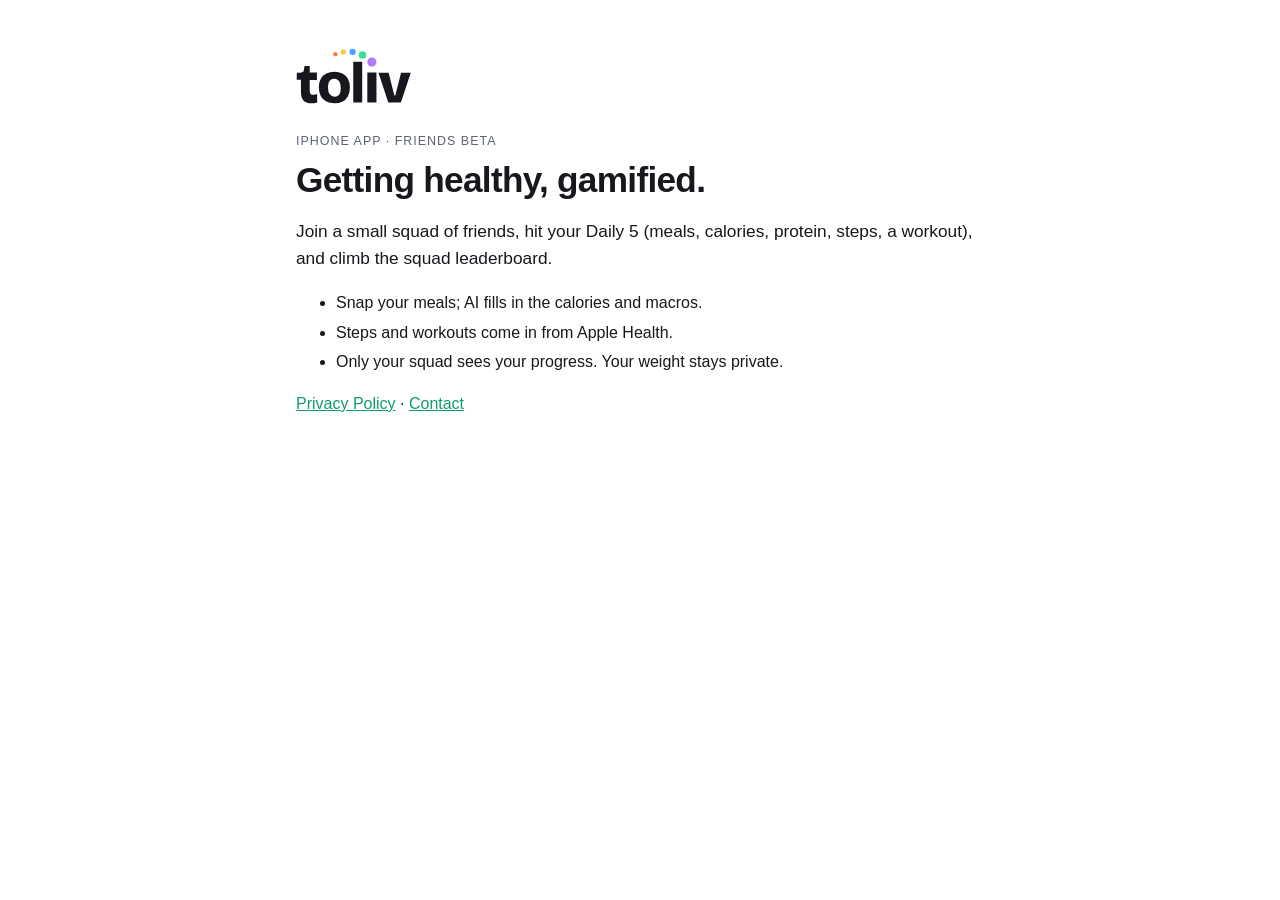
<file: index.html>
<!doctype html>
<html lang="en">
<head>
<meta charset="utf-8">
<meta name="viewport" content="width=device-width, initial-scale=1">
<title>toliv · Getting healthy, gamified.</title>
<link rel="icon" href="favicon.ico" sizes="any">
<link rel="icon" href="favicon.svg" type="image/svg+xml">
<link rel="apple-touch-icon" href="apple-touch-icon.png">
<link rel="stylesheet" href="style.css">
</head>
<body>
<main>
<svg class="logo" role="img" aria-label="toliv" xmlns="http://www.w3.org/2000/svg" viewBox="44.04 86.50 346.04 167.88"><path fill="currentColor" d="M89.56 252.21Q73.75 252.21 66.27 243.79500000000002Q58.79 235.38 58.79 216.85V181.66H46.04L46.55 160.41H55.730000000000004Q61.17 160.24 63.975 158.71Q66.78 157.18 67.46000000000001 152.93L69.67 140.35H85.14V160.24H106.73V182.51H85.14V215.66Q85.14 221.44 87.945 224.16Q90.75 226.88 96.53 226.88Q99.76 226.88 102.65 226.2Q105.54 225.52 107.41 224.32999999999998V249.66Q101.97 251.36 97.465 251.78500000000003Q92.96000000000001 252.21 89.56 252.21ZM158.92000000000002 252.38Q145.32 252.38 134.865 247.11Q124.41000000000001 241.84 118.46000000000001 231.3Q112.51 220.76 112.51 204.95Q112.51 189.14 118.46000000000001 178.685Q124.41000000000001 168.23 134.95000000000002 163.04500000000002Q145.49 157.86 159.09 157.86Q172.69 157.86 183.23000000000002 163.13Q193.77 168.39999999999998 199.72000000000003 178.855Q205.67000000000002 189.31 205.67000000000002 205.12Q205.67000000000002 221.27 199.55 231.81Q193.43 242.35 182.805 247.365Q172.18 252.38 158.92000000000002 252.38ZM159.77 232.49Q165.89000000000001 232.49 169.97000000000003 229.685Q174.05 226.88 176.09 221.1Q178.13 215.32 178.13 206.82Q178.13 197.81 175.92000000000002 191.605Q173.71 185.39999999999998 169.375 182.08499999999998Q165.04000000000002 178.76999999999998 158.24 178.76999999999998Q152.46 178.76999999999998 148.29500000000002 181.575Q144.13 184.38 142.09 190.16Q140.05 195.94 140.05 204.61Q140.05 218.55 145.235 225.52Q150.42000000000002 232.49 159.77 232.49ZM215.70000000000002 250.0V127.6H242.56000000000003V250.0ZM257.86 250.0V160.24H285.23V250.0ZM320.76 250.0 291.35 160.41H321.78000000000003L338.78000000000003 228.57999999999998H341.67L359.01 160.41H388.08000000000004L358.5 250.0Z"/><circle cx="162.19" cy="105.00" r="6.60" fill="#FF7A45"/><circle cx="186.01" cy="98.15" r="7.92" fill="#FFC53D"/><circle cx="213.70" cy="98.00" r="9.50" fill="#4DA3FF"/><circle cx="243.45" cy="107.31" r="11.40" fill="#3DDC97"/><circle cx="271.55" cy="128.76" r="13.69" fill="#B07CFF"/></svg>
<p class="eyebrow">iPhone app · friends beta</p>
<h1>Getting healthy, gamified.</h1>
<p class="lead">Join a small squad of friends, hit your Daily 5 (meals, calories, protein, steps, a workout), and climb the squad leaderboard.</p>
<ul>
<li>Snap your meals; AI fills in the calories and macros.</li>
<li>Steps and workouts come in from Apple Health.</li>
<li>Only your squad sees your progress. Your weight stays private.</li>
</ul>
<p><a href="privacy.html">Privacy Policy</a> · <a href="mailto:toliv.support@gmail.com">Contact</a></p>
</main>
</body>
</html>
</file>
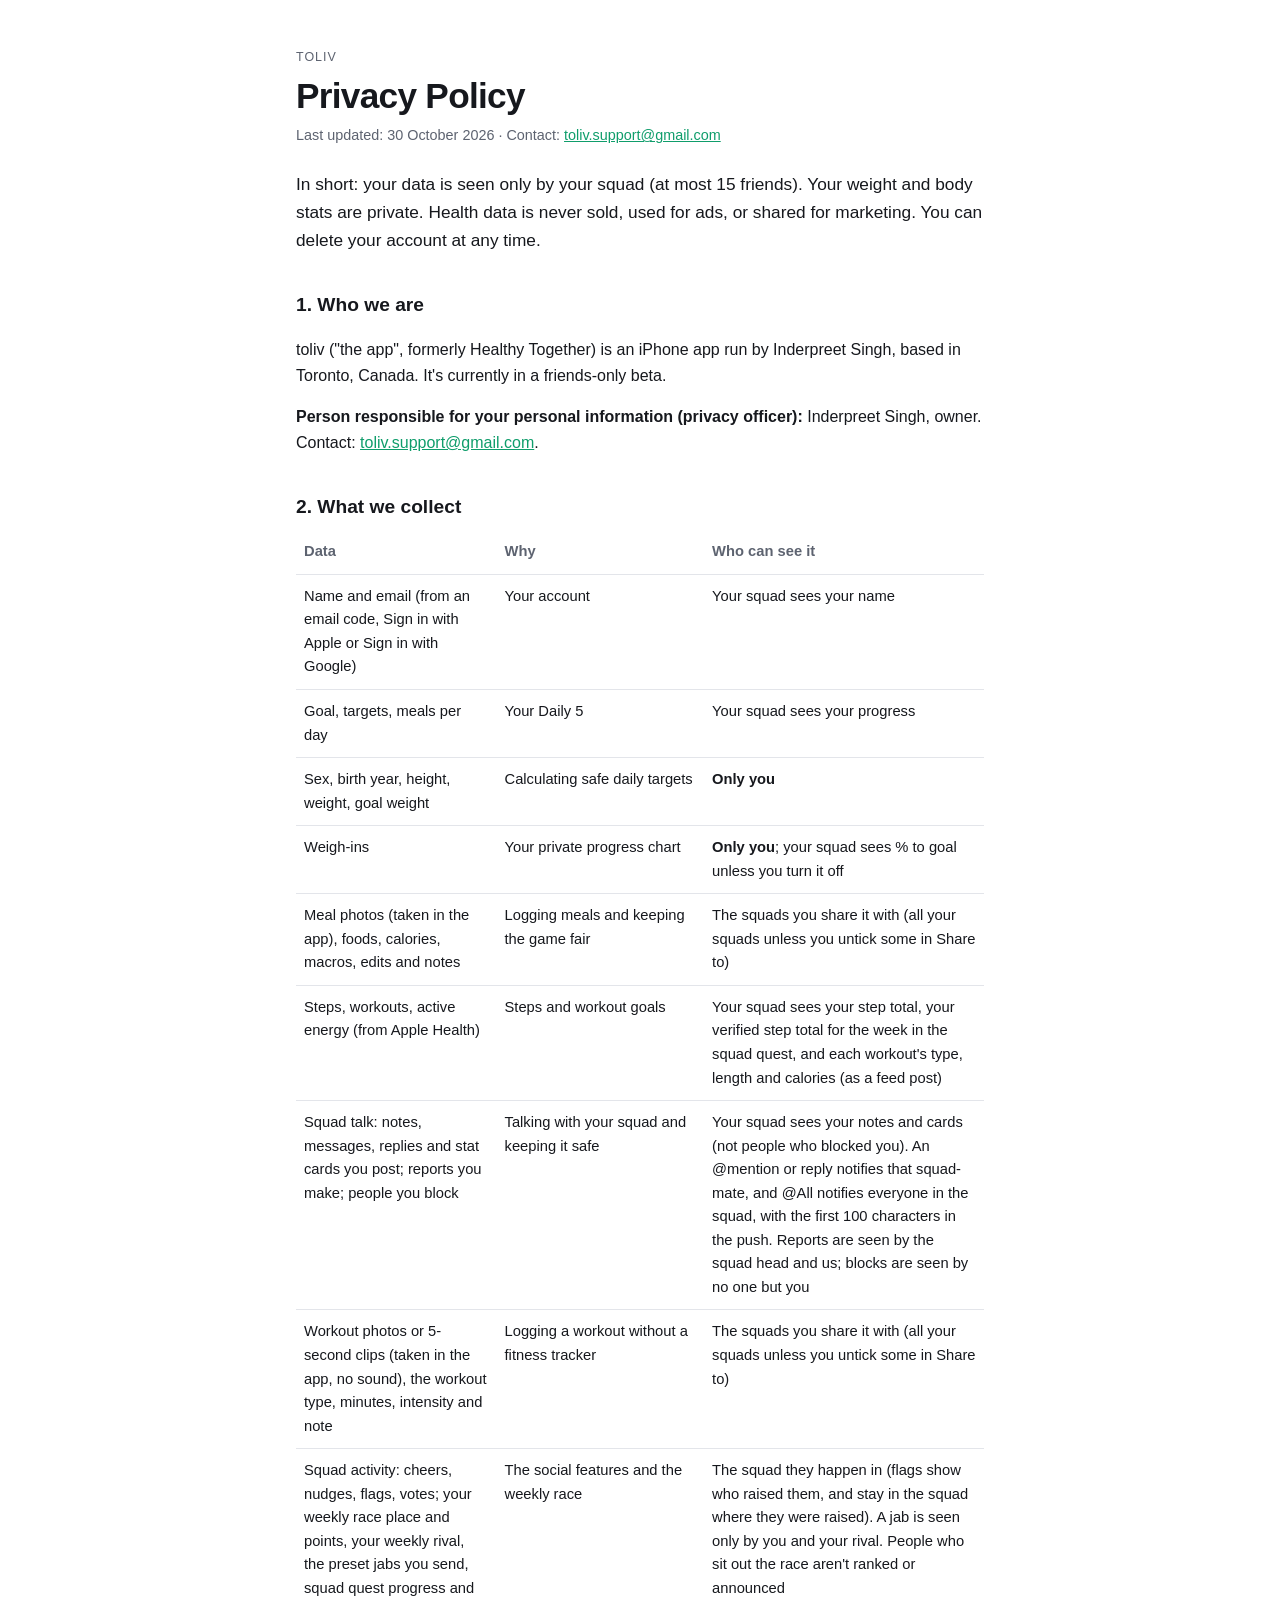
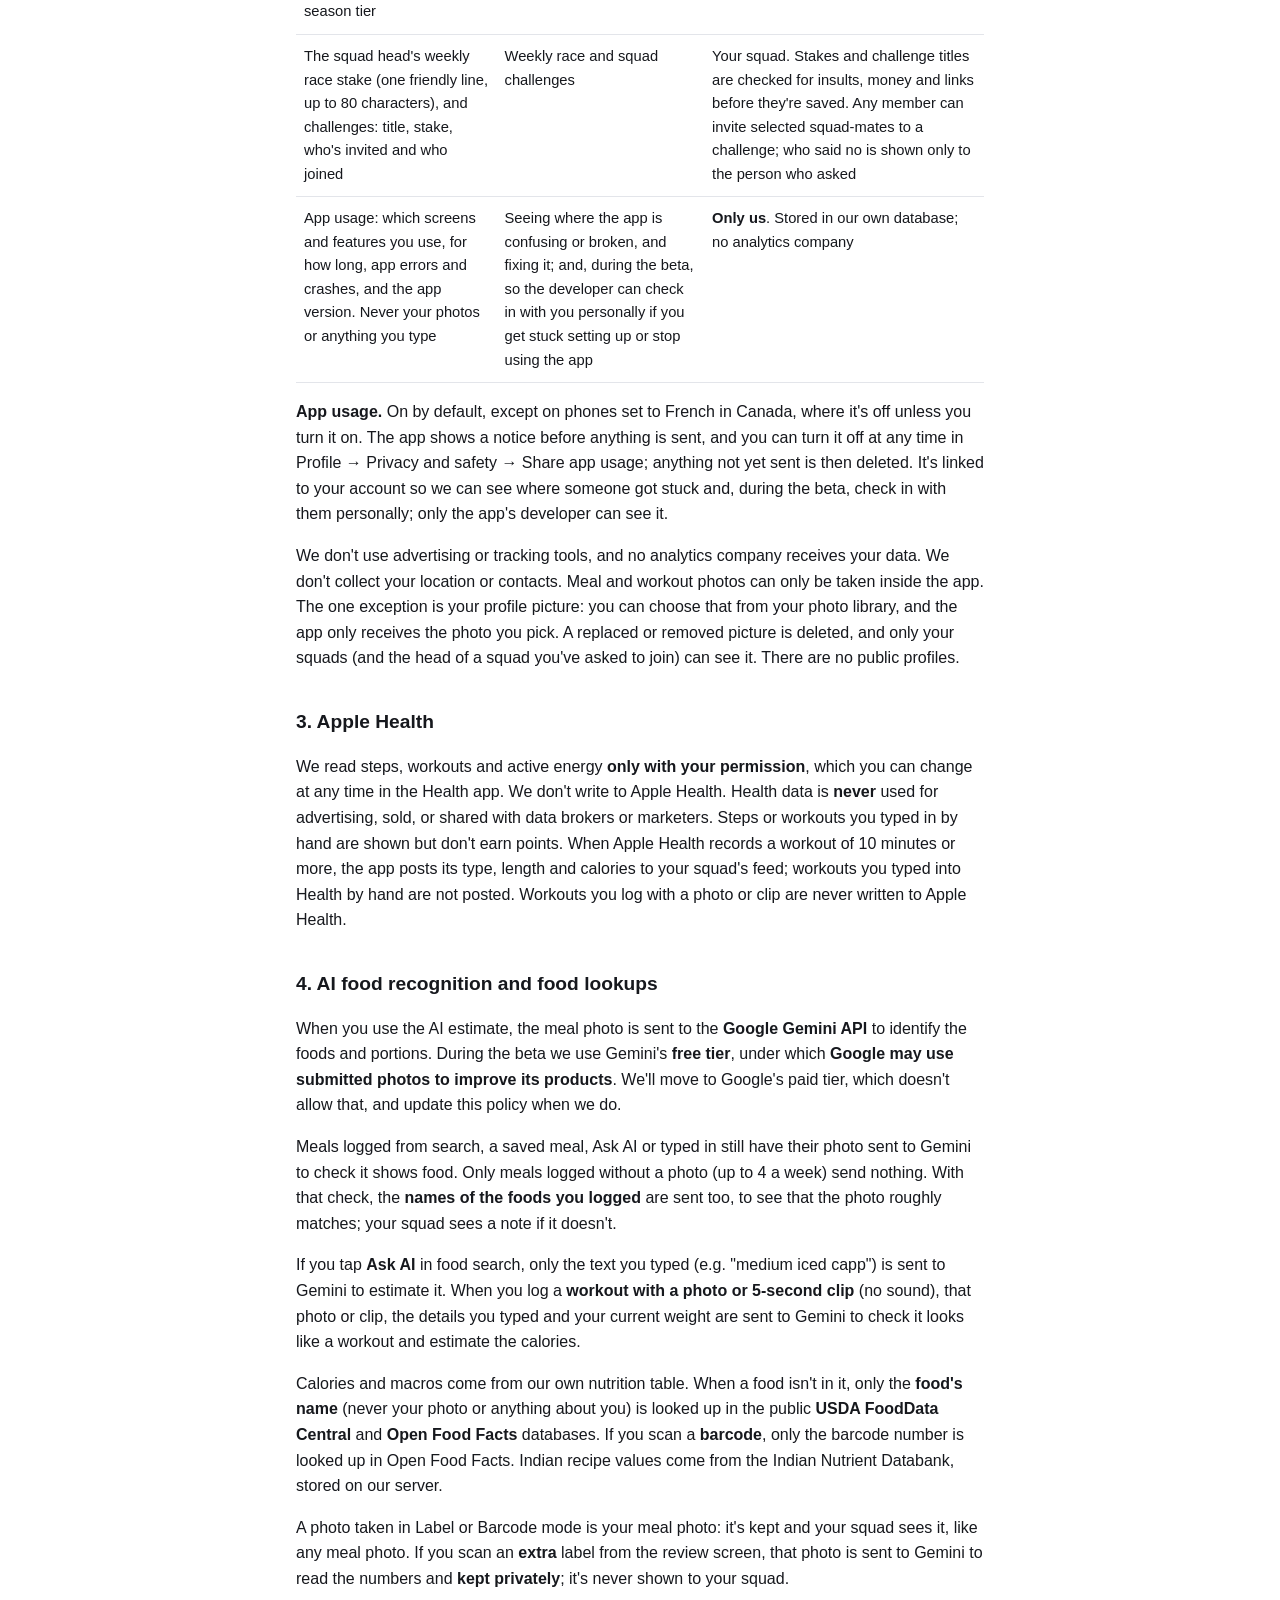
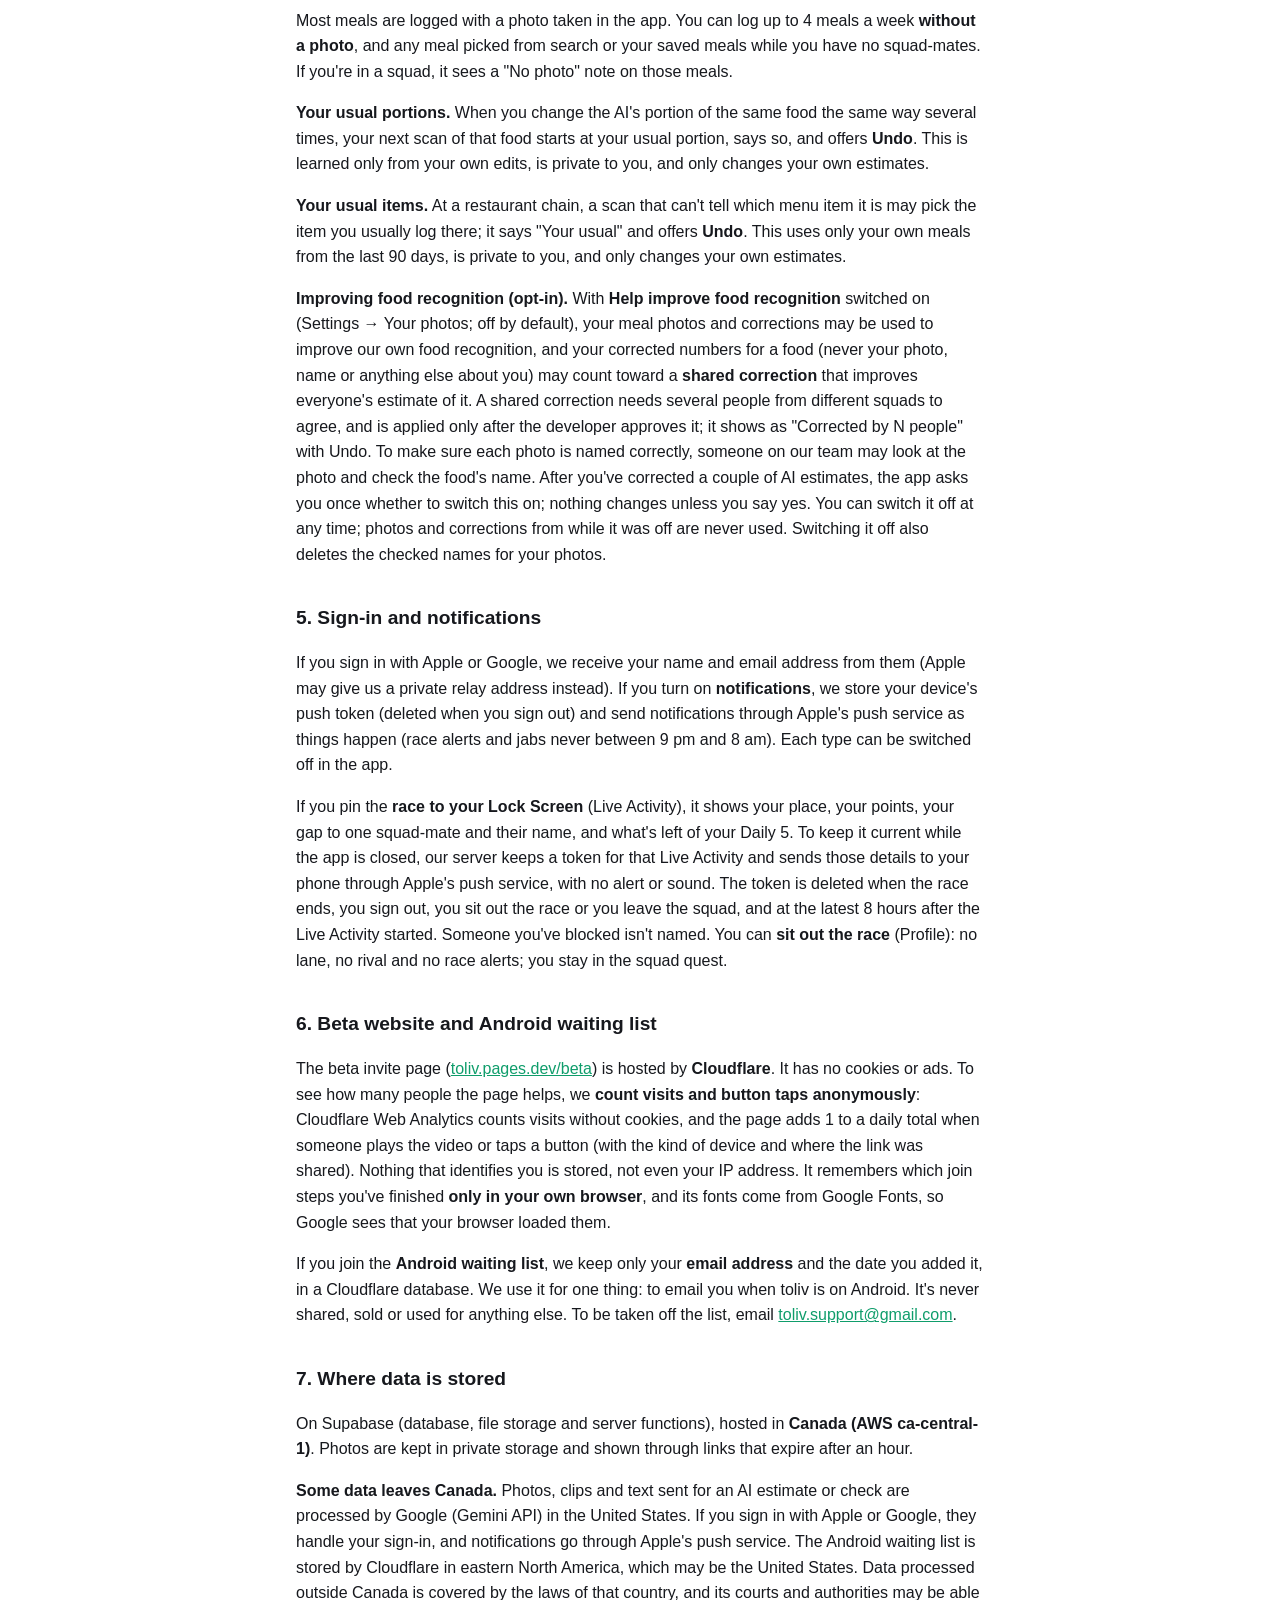
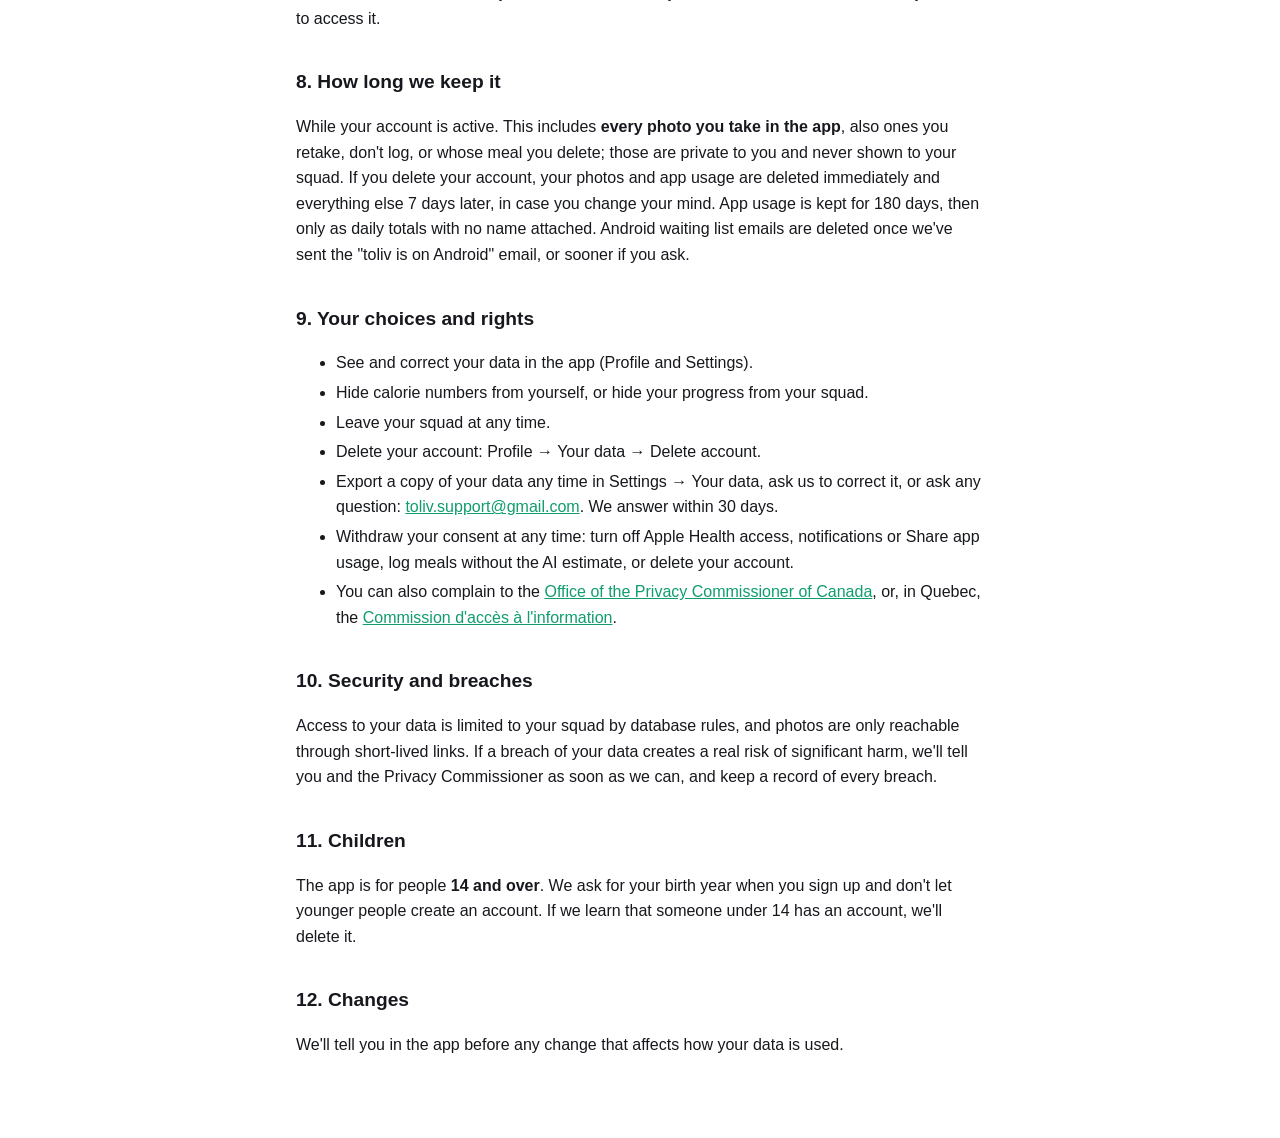
<file: privacy.html>
<!doctype html>
<html lang="en">
<head>
<meta charset="utf-8">
<meta name="viewport" content="width=device-width, initial-scale=1">
<title>Privacy Policy · toliv</title>
<link rel="icon" href="favicon.ico" sizes="any">
<link rel="icon" href="favicon.svg" type="image/svg+xml">
<link rel="apple-touch-icon" href="apple-touch-icon.png">
<link rel="stylesheet" href="style.css">
</head>
<body>
<main>
<p class="eyebrow"><a href="./">toliv</a></p>
<h1>Privacy Policy</h1>
<p class="meta">Last updated: 30 October 2026 · Contact: <a href="mailto:toliv.support@gmail.com">toliv.support@gmail.com</a></p>

<p class="lead">In short: your data is seen only by your squad (at most 15 friends). Your weight and body stats are private. Health data is never sold, used for ads, or shared for marketing. You can delete your account at any time.</p>

<h2>1. Who we are</h2>
<p>toliv ("the app", formerly Healthy Together) is an iPhone app run by Inderpreet Singh, based in Toronto, Canada. It's currently in a friends-only beta.</p>
<p><strong>Person responsible for your personal information (privacy officer):</strong> Inderpreet Singh, owner. Contact: <a href="mailto:toliv.support@gmail.com">toliv.support@gmail.com</a>.</p>

<h2>2. What we collect</h2>
<div class="table">
<table>
<thead><tr><th>Data</th><th>Why</th><th>Who can see it</th></tr></thead>
<tbody>
<tr><td>Name and email (from an email code, Sign in with Apple or Sign in with Google)</td><td>Your account</td><td>Your squad sees your name</td></tr>
<tr><td>Goal, targets, meals per day</td><td>Your Daily 5</td><td>Your squad sees your progress</td></tr>
<tr><td>Sex, birth year, height, weight, goal weight</td><td>Calculating safe daily targets</td><td><strong>Only you</strong></td></tr>
<tr><td>Weigh-ins</td><td>Your private progress chart</td><td><strong>Only you</strong>; your squad sees % to goal unless you turn it off</td></tr>
<tr><td>Meal photos (taken in the app), foods, calories, macros, edits and notes</td><td>Logging meals and keeping the game fair</td><td>The squads you share it with (all your squads unless you untick some in Share to)</td></tr>
<tr><td>Steps, workouts, active energy (from Apple Health)</td><td>Steps and workout goals</td><td>Your squad sees your step total, your verified step total for the week in the squad quest, and each workout's type, length and calories (as a feed post)</td></tr>
<tr><td>Squad talk: notes, messages, replies and stat cards you post; reports you make; people you block</td><td>Talking with your squad and keeping it safe</td><td>Your squad sees your notes and cards (not people who blocked you). An @mention or reply notifies that squad-mate, and @All notifies everyone in the squad, with the first 100 characters in the push. Reports are seen by the squad head and us; blocks are seen by no one but you</td></tr>
<tr><td>Workout photos or 5-second clips (taken in the app, no sound), the workout type, minutes, intensity and note</td><td>Logging a workout without a fitness tracker</td><td>The squads you share it with (all your squads unless you untick some in Share to)</td></tr>
<tr><td>Squad activity: cheers, nudges, flags, votes; your weekly race place and points, your weekly rival, the preset jabs you send, squad quest progress and season tier</td><td>The social features and the weekly race</td><td>The squad they happen in (flags show who raised them, and stay in the squad where they were raised). A jab is seen only by you and your rival. People who sit out the race aren't ranked or announced</td></tr>
<tr><td>The squad head's weekly race stake (one friendly line, up to 80 characters), and challenges: title, stake, who's invited and who joined</td><td>Weekly race and squad challenges</td><td>Your squad. Stakes and challenge titles are checked for insults, money and links before they're saved. Any member can invite selected squad-mates to a challenge; who said no is shown only to the person who asked</td></tr>
<tr><td>App usage: which screens and features you use, for how long, app errors and crashes, and the app version. Never your photos or anything you type</td><td>Seeing where the app is confusing or broken, and fixing it; and, during the beta, so the developer can check in with you personally if you get stuck setting up or stop using the app</td><td><strong>Only us</strong>. Stored in our own database; no analytics company</td></tr>
</tbody>
</table>
</div>
<p><strong>App usage.</strong> On by default, except on phones set to French in Canada, where it's off unless you turn it on. The app shows a notice before anything is sent, and you can turn it off at any time in Profile → Privacy and safety → Share app usage; anything not yet sent is then deleted. It's linked to your account so we can see where someone got stuck and, during the beta, check in with them personally; only the app's developer can see it.</p>
<p>We don't use advertising or tracking tools, and no analytics company receives your data. We don't collect your location or contacts. Meal and workout photos can only be taken inside the app. The one exception is your profile picture: you can choose that from your photo library, and the app only receives the photo you pick. A replaced or removed picture is deleted, and only your squads (and the head of a squad you've asked to join) can see it. There are no public profiles.</p>

<h2>3. Apple Health</h2>
<p>We read steps, workouts and active energy <strong>only with your permission</strong>, which you can change at any time in the Health app. We don't write to Apple Health. Health data is <strong>never</strong> used for advertising, sold, or shared with data brokers or marketers. Steps or workouts you typed in by hand are shown but don't earn points. When Apple Health records a workout of 10 minutes or more, the app posts its type, length and calories to your squad's feed; workouts you typed into Health by hand are not posted. Workouts you log with a photo or clip are never written to Apple Health.</p>

<h2>4. AI food recognition and food lookups</h2>
<p>When you use the AI estimate, the meal photo is sent to the <strong>Google Gemini API</strong> to identify the foods and portions. During the beta we use Gemini's <strong>free tier</strong>, under which <strong>Google may use submitted photos to improve its products</strong>. We'll move to Google's paid tier, which doesn't allow that, and update this policy when we do.</p>
<p>Meals logged from search, a saved meal, Ask AI or typed in still have their photo sent to Gemini to check it shows food. Only meals logged without a photo (up to 4 a week) send nothing. With that check, the <strong>names of the foods you logged</strong> are sent too, to see that the photo roughly matches; your squad sees a note if it doesn't.</p>
<p>If you tap <strong>Ask AI</strong> in food search, only the text you typed (e.g. "medium iced capp") is sent to Gemini to estimate it. When you log a <strong>workout with a photo or 5-second clip</strong> (no sound), that photo or clip, the details you typed and your current weight are sent to Gemini to check it looks like a workout and estimate the calories.</p>
<p>Calories and macros come from our own nutrition table. When a food isn't in it, only the <strong>food's name</strong> (never your photo or anything about you) is looked up in the public <strong>USDA FoodData Central</strong> and <strong>Open Food Facts</strong> databases. If you scan a <strong>barcode</strong>, only the barcode number is looked up in Open Food Facts. Indian recipe values come from the Indian Nutrient Databank, stored on our server.</p>
<p>A photo taken in Label or Barcode mode is your meal photo: it's kept and your squad sees it, like any meal photo. If you scan an <strong>extra</strong> label from the review screen, that photo is sent to Gemini to read the numbers and <strong>kept privately</strong>; it's never shown to your squad.</p>
<p>Most meals are logged with a photo taken in the app. You can log up to 4 meals a week <strong>without a photo</strong>, and any meal picked from search or your saved meals while you have no squad-mates. If you're in a squad, it sees a "No photo" note on those meals.</p>
<p><strong>Your usual portions.</strong> When you change the AI's portion of the same food the same way several times, your next scan of that food starts at your usual portion, says so, and offers <strong>Undo</strong>. This is learned only from your own edits, is private to you, and only changes your own estimates.</p>
<p><strong>Your usual items.</strong> At a restaurant chain, a scan that can't tell which menu item it is may pick the item you usually log there; it says "Your usual" and offers <strong>Undo</strong>. This uses only your own meals from the last 90 days, is private to you, and only changes your own estimates.</p>
<p><strong>Improving food recognition (opt-in).</strong> With <strong>Help improve food recognition</strong> switched on (Settings → Your photos; off by default), your meal photos and corrections may be used to improve our own food recognition, and your corrected numbers for a food (never your photo, name or anything else about you) may count toward a <strong>shared correction</strong> that improves everyone's estimate of it. A shared correction needs several people from different squads to agree, and is applied only after the developer approves it; it shows as "Corrected by N people" with Undo. To make sure each photo is named correctly, someone on our team may look at the photo and check the food's name. After you've corrected a couple of AI estimates, the app asks you once whether to switch this on; nothing changes unless you say yes. You can switch it off at any time; photos and corrections from while it was off are never used. Switching it off also deletes the checked names for your photos.</p>

<h2>5. Sign-in and notifications</h2>
<p>If you sign in with Apple or Google, we receive your name and email address from them (Apple may give us a private relay address instead). If you turn on <strong>notifications</strong>, we store your device's push token (deleted when you sign out) and send notifications through Apple's push service as things happen (race alerts and jabs never between 9 pm and 8 am). Each type can be switched off in the app.</p>
<p>If you pin the <strong>race to your Lock Screen</strong> (Live Activity), it shows your place, your points, your gap to one squad-mate and their name, and what's left of your Daily 5. To keep it current while the app is closed, our server keeps a token for that Live Activity and sends those details to your phone through Apple's push service, with no alert or sound. The token is deleted when the race ends, you sign out, you sit out the race or you leave the squad, and at the latest 8 hours after the Live Activity started. Someone you've blocked isn't named. You can <strong>sit out the race</strong> (Profile): no lane, no rival and no race alerts; you stay in the squad quest.</p>

<h2>6. Beta website and Android waiting list</h2>
<p>The beta invite page (<a href="https://toliv.pages.dev/beta">toliv.pages.dev/beta</a>) is hosted by <strong>Cloudflare</strong>. It has no cookies or ads. To see how many people the page helps, we <strong>count visits and button taps anonymously</strong>: Cloudflare Web Analytics counts visits without cookies, and the page adds 1 to a daily total when someone plays the video or taps a button (with the kind of device and where the link was shared). Nothing that identifies you is stored, not even your IP address. It remembers which join steps you've finished <strong>only in your own browser</strong>, and its fonts come from Google Fonts, so Google sees that your browser loaded them.</p>
<p>If you join the <strong>Android waiting list</strong>, we keep only your <strong>email address</strong> and the date you added it, in a Cloudflare database. We use it for one thing: to email you when toliv is on Android. It's never shared, sold or used for anything else. To be taken off the list, email <a href="mailto:toliv.support@gmail.com">toliv.support@gmail.com</a>.</p>

<h2>7. Where data is stored</h2>
<p>On Supabase (database, file storage and server functions), hosted in <strong>Canada (AWS ca-central-1)</strong>. Photos are kept in private storage and shown through links that expire after an hour.</p>
<p><strong>Some data leaves Canada.</strong> Photos, clips and text sent for an AI estimate or check are processed by Google (Gemini API) in the United States. If you sign in with Apple or Google, they handle your sign-in, and notifications go through Apple's push service. The Android waiting list is stored by Cloudflare in eastern North America, which may be the United States. Data processed outside Canada is covered by the laws of that country, and its courts and authorities may be able to access it.</p>

<h2>8. How long we keep it</h2>
<p>While your account is active. This includes <strong>every photo you take in the app</strong>, also ones you retake, don't log, or whose meal you delete; those are private to you and never shown to your squad. If you delete your account, your photos and app usage are deleted immediately and everything else 7 days later, in case you change your mind. App usage is kept for 180 days, then only as daily totals with no name attached. Android waiting list emails are deleted once we've sent the "toliv is on Android" email, or sooner if you ask.</p>

<h2>9. Your choices and rights</h2>
<ul>
<li>See and correct your data in the app (Profile and Settings).</li>
<li>Hide calorie numbers from yourself, or hide your progress from your squad.</li>
<li>Leave your squad at any time.</li>
<li>Delete your account: Profile → Your data → Delete account.</li>
<li>Export a copy of your data any time in Settings → Your data, ask us to correct it, or ask any question: <a href="mailto:toliv.support@gmail.com">toliv.support@gmail.com</a>. We answer within 30 days.</li>
<li>Withdraw your consent at any time: turn off Apple Health access, notifications or Share app usage, log meals without the AI estimate, or delete your account.</li>
<li>You can also complain to the <a href="https://www.priv.gc.ca/">Office of the Privacy Commissioner of Canada</a>, or, in Quebec, the <a href="https://www.cai.gouv.qc.ca/">Commission d'accès à l'information</a>.</li>
</ul>

<h2>10. Security and breaches</h2>
<p>Access to your data is limited to your squad by database rules, and photos are only reachable through short-lived links. If a breach of your data creates a real risk of significant harm, we'll tell you and the Privacy Commissioner as soon as we can, and keep a record of every breach.</p>

<h2>11. Children</h2>
<p>The app is for people <strong>14 and over</strong>. We ask for your birth year when you sign up and don't let younger people create an account. If we learn that someone under 14 has an account, we'll delete it.</p>

<h2>12. Changes</h2>
<p>We'll tell you in the app before any change that affects how your data is used.</p>
</main>
</body>
</html>
</file>
<file: style.css>
:root { --bg: #ffffff; --text: #16181d; --muted: #5d6370; --line: #e3e5ea; --accent: #0f9d6b; }
@media (prefers-color-scheme: dark) {
  :root { --bg: #0c0d10; --text: #eef0f3; --muted: #a0a6b1; --line: #262a31; --accent: #3ddc97; }
}
* { box-sizing: border-box; }
body { margin: 0; background: var(--bg); color: var(--text);
  font: 16px/1.6 -apple-system, BlinkMacSystemFont, "Segoe UI", Roboto, sans-serif; }
main { max-width: 720px; margin: 0 auto; padding: 48px 16px 64px; }
h1 { font-size: 2.2rem; line-height: 1.15; margin: 0 0 8px; letter-spacing: -0.02em; }
h2 { font-size: 1.2rem; margin: 36px 0 8px; }
a { color: var(--accent); }
.eyebrow { text-transform: uppercase; letter-spacing: 0.08em; font-size: 0.78rem; color: var(--muted); margin: 0 0 8px; }
.eyebrow a { color: inherit; text-decoration: none; }
.meta { color: var(--muted); font-size: 0.9rem; margin: 0 0 24px; }
.lead { font-size: 1.08rem; }
.table { overflow-x: auto; }
table { border-collapse: collapse; width: 100%; font-size: 0.92rem; }
th, td { text-align: left; vertical-align: top; padding: 10px 8px; border-bottom: 1px solid var(--line); }
th { color: var(--muted); font-weight: 600; }
li { margin: 4px 0; }
.logo { display: block; height: 56px; width: auto; margin: 0 0 28px; color: var(--text); }
</file>
